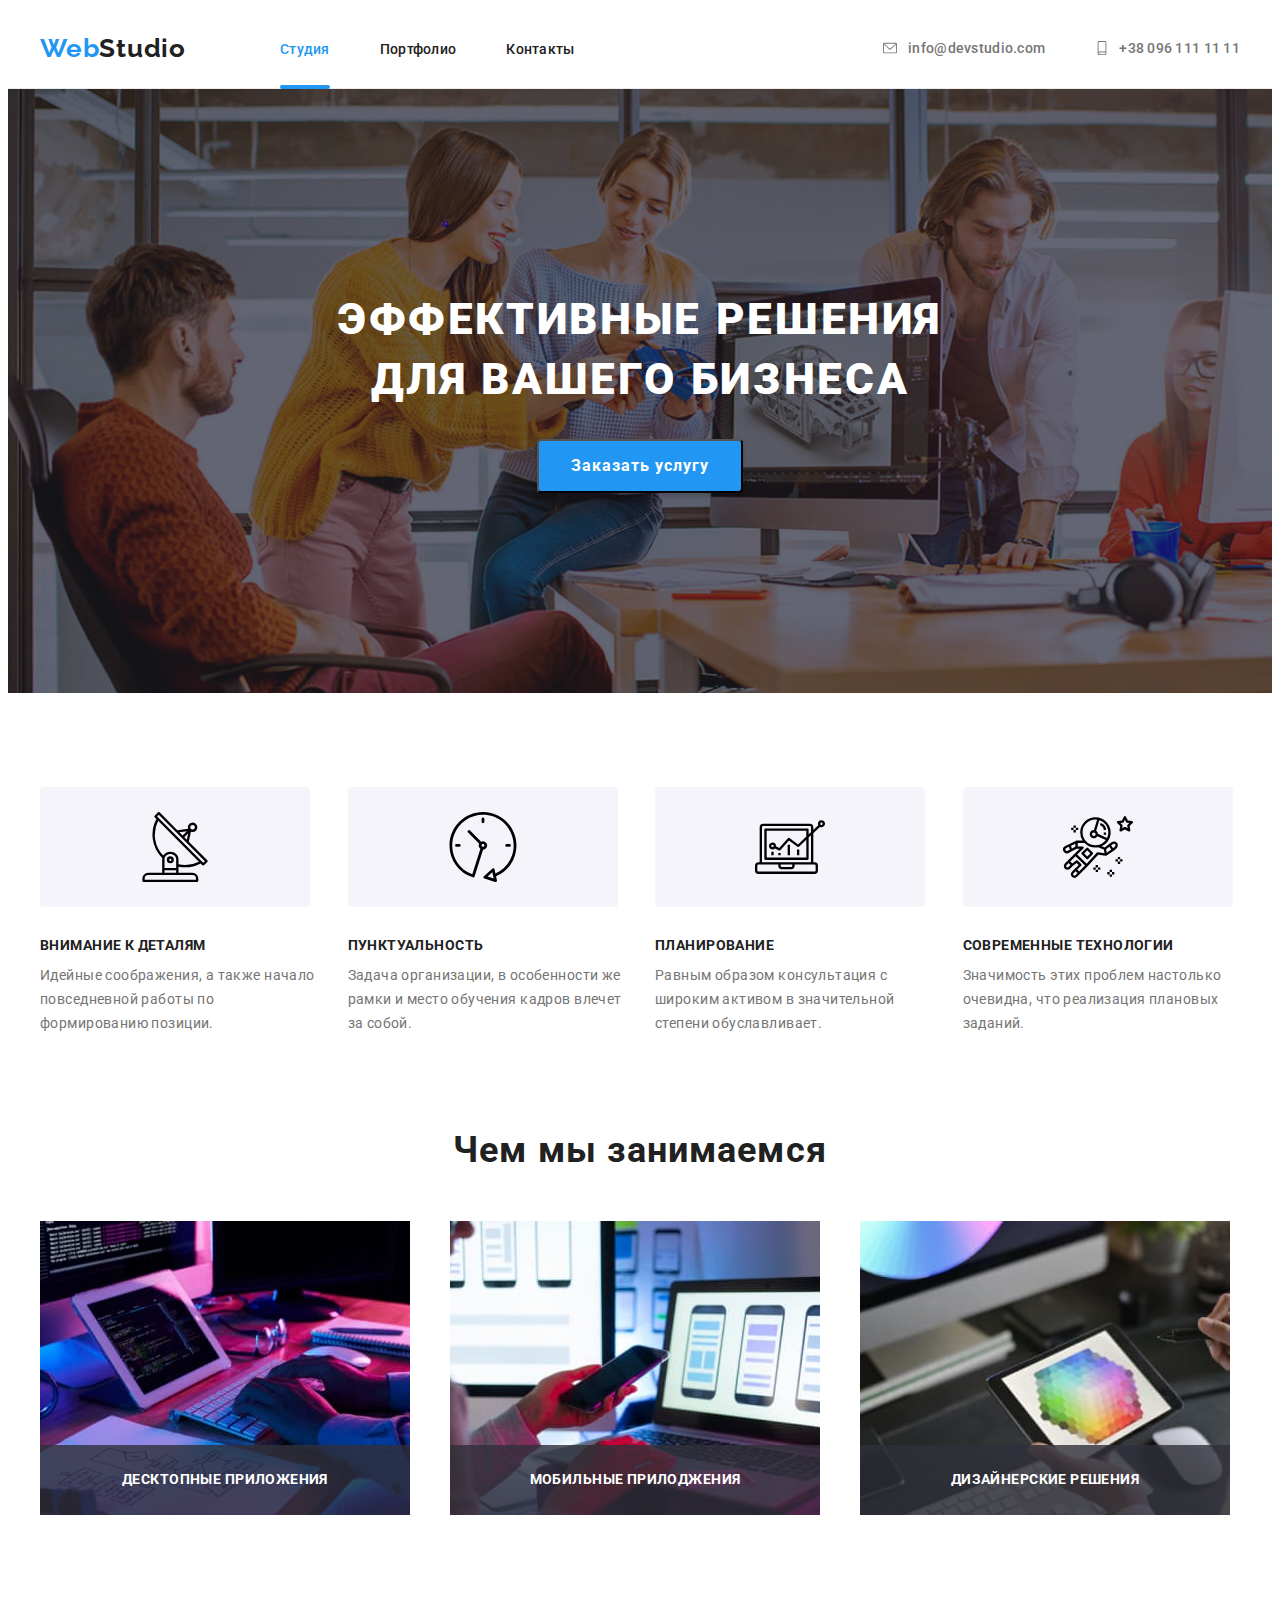
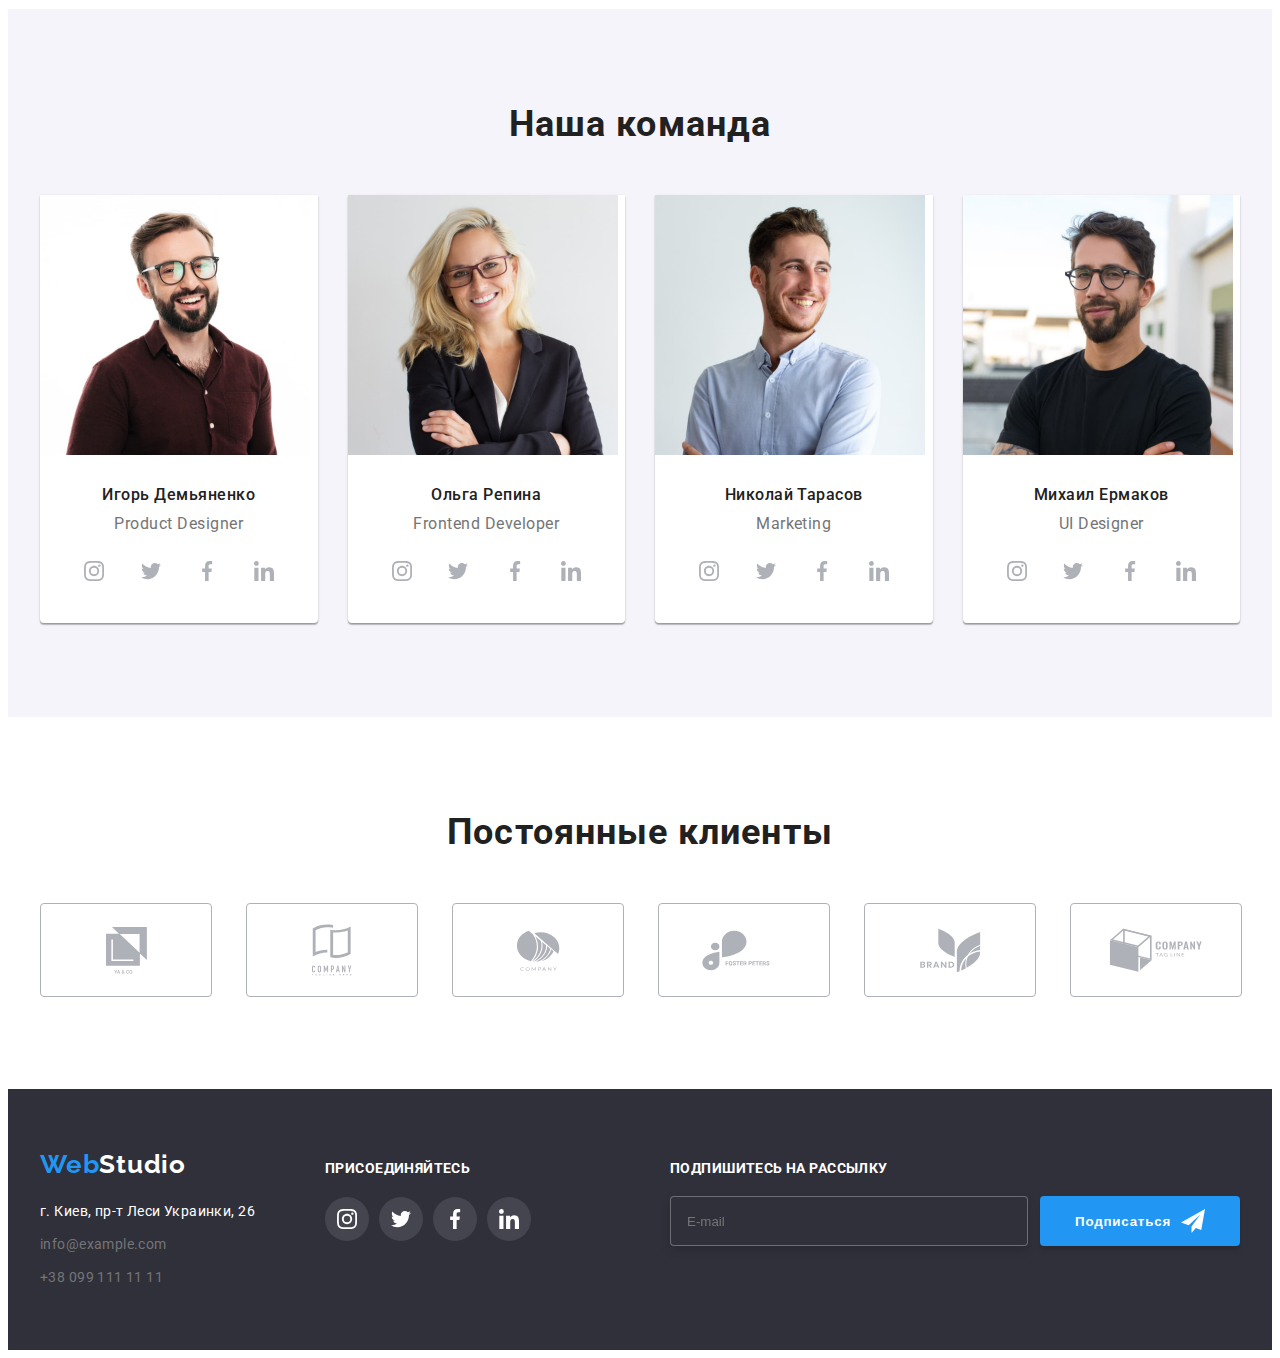
<file: index.html>
<!DOCTYPE html>
<html lang="ru">

<head>
    <meta charset="UTF-8">
    <meta http-equiv="X-UA-Compatible" content="IE=edge">
    <meta name="viewport" content="width=device-width, initial-scale=1.0">
    <title>WebStudio</title>
    <link rel="preconnect" href="https://fonts.gstatic.com">
    <link
        href="https://fonts.googleapis.com/css2?family=Raleway:wght@700&family=Roboto:wght@400;500;700;900&display=swap"
        rel="stylesheet">
    <link rel="stylesheet" href="https://cdnjs.cloudflare.com/ajax/libs/modern-normalize/1.1.0/modern-normalize.min.css"
        integrity="sha512-wpPYUAdjBVSE4KJnH1VR1HeZfpl1ub8YT/NKx4PuQ5NmX2tKuGu6U/JRp5y+Y8XG2tV+wKQpNHVUX03MfMFn9Q=="
        crossorigin="anonymous" referrerpolicy="no-referrer" />
    <link rel="stylesheet" href="./css/main.min.css">
</head>

<body>
    <header class="header">
        <div class="header__container container-menu">
            <nav class="nav">
                <a class="logo link" href="./index.html"><span class="logo-style">Web</span>Studio</a>
                <ul class="menu list">
                    <li class="menu__item">
                        <a class="menu__link current link" href="./index.html">Студия</a>
                    </li>
                    <li class="menu__item">
                        <a class="menu__link link" href="./portfolio.html">Портфолио</a>
                    </li>
                    <li class="menu__item">
                        <a class="menu__link link" href="">Контакты</a>
                    </li>
                </ul>
            </nav>
            <ul class="contacts list">
                <li class="contacts__item list">
                    <a class="contacts__link link contacts-email-item" href="mailto:info@devstudio.com">
                        <svg class="svg-logo" width="16" height="14">
                            <use href="./images/sprite.svg#icon-envelope"></use>
                        </svg>
                        info@devstudio.com</a>
                </li>
                <li class="contacts__item list">
                    <a class="contacts__link link" href="tel:+380961111111">
                        <svg class="svg-logo" width="14" height="16">
                            <use href="./images/sprite.svg#icon-smartphone"></use>
                        </svg>
                        +38 096 111 11 11</a>
                </li>
            </ul>
        </div>
    </header>
    <main>
        <!-- main banner part -->
        <section class="hero">
            <div class="header__container">
                <h1 class="hero-title" lang="ru">Эффективные решения для вашего бизнеса</h1>
                <button class="modal-btn" type="button" data-modal-open>Заказать услугу</button>
            </div>
        </section>
        <!-- advantages part -->
        <section class="advantages section">
            <div class="header__container">
                <h2 class="visually-hidden">Преимущества</h2>
                <ul class="advantages__list list">
                    <li class="advantages__items">
                        <div class="advantages__tool">
                            <svg width="70" height="70">
                                <use href="./images/sprite.svg#icon-antenna"></use>
                            </svg>
                        </div>
                        <h3 class="advantages__title" lang="ru">Внимание к деталям</h3>
                        <p class="advantages__description" lang="ru">Идейные соображения, а также начало
                            повседневной работы по формированию позиции.</p>
                    </li>
                    <li class="advantages__items">
                        <div class="advantages__tool">
                            <svg width="70" height="70">
                                <use href="./images/sprite.svg#icon-clock"></use>
                            </svg>
                        </div>
                        <h3 class="advantages__title" lang="ru">Пунктуальность</h3>
                        <p class="advantages__description" lang="ru">Задача организации, в особенности же
                            рамки и место обучения кадров влечет за собой.</p>
                    </li>
                    <li class="advantages__items">
                        <div class="advantages__tool">
                            <svg width="70" height="70">
                                <use href="./images/sprite.svg#icon-diagram"></use>
                            </svg>
                        </div>
                        <h3 class="advantages__title" lang="ru">Планирование</h3>
                        <p class="advantages__description" lang="ru">Равным образом консультация с широким
                            активом в значительной степени обуславливает.</p>
                    </li>
                    <li class="advantages__items">
                        <div class="advantages__tool">
                            <svg width="70" height="70">
                                <use href="./images/sprite.svg#icon-astronaut"></use>
                            </svg>
                        </div>
                        <h3 class="advantages__title" lang="ru">Современные технологии</h3>
                        <p class="advantages__description" lang="ru">Значимость этих проблем настолько
                            очевидна, что реализация плановых заданий.</p>
                    </li>
                </ul>
            </div>
        </section>
        <!-- what we do part -->
        <section class="activities section-second">
            <div class="header__container">
                <h2 class="title" lang="ru">Чем мы занимаемся</h2>
                <ul class="activities__list list">
                    <li class="activities__items">
                        <img src="./images/img.jpg" alt="Набор кода" width="370" height="294">
                        <div class="activities_tool">
                            <p class="activities_description" lang="ru">Десктопные приложения</p>
                        </div>
                    </li>
                    <li class="activities__items">
                        <img src="./images/img-1.jpg" alt="Разработка мобильного приложения" width="370" height="294">
                        <div class="activities_tool">
                            <p class="activities_description" lang="ru">Мобильные прилоджения</p>
                        </div>
                    </li>
                    <li class="activities__items">
                        <img src="./images/img-2.jpg" alt="Дизайнерские решения" width="370" height="294">
                        <div class="activities_tool">
                            <p class="activities_description" lang="ru">Дизайнерские решения</p>
                        </div>
                    </li>
                </ul>
            </div>
        </section>
        <!-- team part -->
        <section class="team section">
            <div class="header__container">
                <h2 class="title" lang="ru">Наша команда</h2>
                <ul class="team__list list">
                    <li class="team__items">
                        <img class="images" src="./images/img-team.jpg" alt="Игорь Демьяненко" width="270" height="260">
                        <div class="team__box">
                            <h3 class="team__title" lang="ru">Игорь Демьяненко</h3>
                            <p class="team__description" lang="en">Product Designer</p>
                            <ul class="social__list list">
                                <li class="social__item">
                                    <a href="" class="social__link">
                                        <svg class="social__icon">
                                            <use href="./images/sprite.svg#icon-instagram"></use>
                                        </svg>
                                    </a>
                                </li>
                                <li class="social__item">
                                    <a href="" class="social__link">
                                        <svg class="social__icon">
                                            <use href="./images/sprite.svg#icon-twitter"></use>
                                        </svg>
                                    </a>
                                </li>
                                <li class="social__item">
                                    <a href="" class="social__link">
                                        <svg class="social__icon">
                                            <use href="./images/sprite.svg#icon-facebook"></use>
                                        </svg>
                                    </a>
                                </li>
                                <li class="social__item">
                                    <a href="" class="social__link">
                                        <svg class="social__icon">
                                            <use href="./images/sprite.svg#icon-linkedin"></use>
                                        </svg>
                                    </a>
                                </li>
                            </ul>
                        </div>
                    </li>
                    <li class="team__items">
                        <img class="images" src="./images/img-team1.jpg" alt="Ольга Репина" width="270" height="260">
                        <div class="team__box">
                            <h3 class="team__title" lang="ru">Ольга Репина</h3>
                            <p class="team__description" lang="en">Frontend Developer</p>
                            <ul class="social__list list">
                                <li class="social__item">
                                    <a href="" class="social__link">
                                        <svg class="social__icon">
                                            <use href="./images/sprite.svg#icon-instagram"></use>
                                        </svg>
                                    </a>
                                </li>
                                <li class="social__item">
                                    <a href="" class="social__link">
                                        <svg class="social__icon">
                                            <use href="./images/sprite.svg#icon-twitter"></use>
                                        </svg>
                                    </a>
                                </li>
                                <li class="social__item">
                                    <a href="" class="social__link">
                                        <svg class="social__icon">
                                            <use href="./images/sprite.svg#icon-facebook"></use>
                                        </svg>
                                    </a>
                                </li>
                                <li class="social__item">
                                    <a href="" class="social__link">
                                        <svg class="social__icon">
                                            <use href="./images/sprite.svg#icon-linkedin"></use>
                                        </svg>
                                    </a>
                                </li>
                            </ul>
                        </div>
                    </li>
                    <li class="team__items">
                        <img class="images" src="./images/img-team2.jpg" alt="Николай Тарасов" width="270" height="260">
                        <div class="team__box">
                            <h3 class="team__title" lang="ru">Николай Тарасов</h3>
                            <p class="team__description" lang="en">Marketing</p>
                            <ul class="social__list list">
                                <li class="social__item">
                                    <a href="" class="social__link">
                                        <svg class="social__icon">
                                            <use href="./images/sprite.svg#icon-instagram"></use>
                                        </svg>
                                    </a>
                                </li>
                                <li class="social__item">
                                    <a href="" class="social__link">
                                        <svg class="social__icon">
                                            <use href="./images/sprite.svg#icon-twitter"></use>
                                        </svg>
                                    </a>
                                </li>
                                <li class="social__item">
                                    <a href="" class="social__link">
                                        <svg class="social__icon">
                                            <use href="./images/sprite.svg#icon-facebook"></use>
                                        </svg>
                                    </a>
                                </li>
                                <li class="social__item">
                                    <a href="" class="social__link">
                                        <svg class="social__icon">
                                            <use href="./images/sprite.svg#icon-linkedin"></use>
                                        </svg>
                                    </a>
                                </li>
                            </ul>
                        </div>
                    </li>
                    <li class="team__items">
                        <img class="images" src="./images/img-team3.jpg" alt="Михаил Ермаков" width="270" height="260">
                        <div class="team__box">
                            <h3 class="team__title" lang="ru">Михаил Ермаков</h3>
                            <p class="team__description" lang="en">UI Designer</p>
                            <ul class="social__list list">
                                <li class="social__item">
                                    <a href="" class="social__link">
                                        <svg class="social__icon">
                                            <use href="./images/sprite.svg#icon-instagram"></use>
                                        </svg>
                                    </a>
                                </li>
                                <li class="social__item">
                                    <a href="" class="social__link">
                                        <svg class="social__icon">
                                            <use href="./images/sprite.svg#icon-twitter"></use>
                                        </svg>
                                    </a>
                                </li>
                                <li class="social__item">
                                    <a href="" class="social__link">
                                        <svg class="social__icon">
                                            <use href="./images/sprite.svg#icon-facebook"></use>
                                        </svg>
                                    </a>
                                </li>
                                <li class="social__item">
                                    <a href="" class="social__link">
                                        <svg class="social__icon">
                                            <use href="./images/sprite.svg#icon-linkedin"></use>
                                        </svg>
                                    </a>
                                </li>
                            </ul>
                        </div>
                    </li>
                </ul>
            </div>
        </section>
        <!-- clients -->
        <section class="section">
            <div class="header__container clients-container">
                <h2 class="title" lang="ru">Постоянные клиенты</h2>
                <ul class="list clients-menu">
                    <li class="clients-list">
                        <a class="client-link" href="">
                            <svg class="icon-color" width="41" height="47">
                                <use href="./images/sprite.svg#icon-clientone"></use>
                            </svg>
                        </a>
                    </li>
                    <li class="clients-list">
                        <a class="client-link" href="">
                            <svg class="icon-color" width="40" height="52">
                                <use href="./images/sprite.svg#icon-clienttwo"></use>
                            </svg>
                        </a>
                    </li>
                    <li class="clients-list">
                        <a class="client-link" href="">
                            <svg class="icon-color" width="44" height="41">
                                <use href="./images/sprite.svg#icon-clientthree"></use>
                            </svg>
                        </a>
                    </li>
                    <li class="clients-list">
                        <a class="client-link" href="">
                            <svg class="icon-color" width="84" height="41">
                                <use href="./images/sprite.svg#icon-clientfour"></use>
                            </svg>
                        </a>
                    </li>
                    <li class="clients-list">
                        <a class="client-link" href="">
                            <svg class="icon-color" width="63" height="45">
                                <use href="./images/sprite.svg#icon-clientfive"></use>
                            </svg>
                        </a>
                    </li>
                    <li class="clients-list">
                        <a class="client-link" href="">
                            <svg class="icon-color" width="94" height="44">
                                <use href="./images/sprite.svg#icon-clientsix"></use>
                            </svg>
                        </a>
                    </li>
                </ul>
            </div>
        </section>
    </main>
    <!-- footer part -->
    <footer class="footer">
        <div class="header__container footer-main">
                <div class="footer-main-left">
                    <a class="logo-footer link" href="./index.html"><span class="logo-style">Web</span>Studio</a>
                    <address class="address-main">
                        <ul class="address-list list">
                            <li class="address-list-items">
                                <a class="address-list-link link" href="https://goo.gl/maps/B2FMyrD68VtrkMTw5"
                                    target="_blank" rel="noopener noreferrer">г. Киев, пр-т Леси Украинки, 26</a>
                            </li>
                            <li class="address-list-items">
                                <a class="address-list-link-second link"
                                    href="mailto:info@example.com">info@example.com</a>
                            </li>
                            <li class="address-list-items">
                                <a class="address-list-link-second link" href="tel:+380991111111">+38 099 111 11 11</a>
                            </li>
                        </ul>
                    </address>
                </div>
                <div class="footer-main-right">
                    <p class="footer-subscribe">присоединяйтесь</p>
                    <ul class="list socialfooter-list">
                        <li class="socialfooter-list-item">
                            <a class="socialfooter-list-link" href="">
                                <svg class="socialfooter-list-icon">
                                    <use href="./images/sprite.svg#icon-instagram"></use>
                                </svg>
                            </a>
                        </li>
                        <li class="socialfooter-list-item">
                            <a class="socialfooter-list-link" href="">
                                <svg class="socialfooter-list-icon">
                                    <use href="./images/sprite.svg#icon-twitter"></use>
                                </svg>
                            </a>
                        </li>
                        <li class="socialfooter-list-item">
                            <a class="socialfooter-list-link" href="">
                                <svg class="socialfooter-list-icon">
                                    <use href="./images/sprite.svg#icon-facebook"></use>
                                </svg>
                            </a>
                        </li>
                        <li class="socialfooter-list-item">
                            <a class="socialfooter-list-link" href="">
                                <svg class="socialfooter-list-icon">
                                    <use href="./images/sprite.svg#icon-linkedin"></use>
                                </svg>
                            </a>
                        </li>
                    </ul>
                </div>
                <form class="footer-form">
                    <p class="footer-form-title">Подпишитесь на рассылку</p>
                    <div class="footer-form-holder">
                        <input type="email" class="footer-form-input" name="footer-email" placeholder="E-mail">
                        <button type="submit" class="footer-form-btn">Подписаться
                            <svg class="footer-form-icon">
                                <use href="./images/icons.svg#icon-icon-send"></use>
                            </svg>
                        </button>
                    </div>
                </form>
        </div>
    </footer>

    <div class="backdrop is-hidden" data-modal>
        <div class="modal">
            <button type="button" class="close-btn" data-modal-close>
                <svg class="close-btn-icon" width="30" height="30">
                    <use href="./images/sprite.svg#icon-close-blank"></use>
                </svg>
            </button>
            <form action="#" class="modal-form">
                <p class="modal-form-head">Оставьте свои данные, мы вам перезвоним</p>
                <label class="modal-form-field">
                    Имя
                    <span class="modal-form-input-wrapper">
                        <input type="text" class="modal-form-input" name="user-name" title="Имя должно содержать символы кирилицы или латиницы" pattern="[a-zA-Zа-яёА-ЯЁ]+" minlength="2" required>
                        <svg class="modal-form-icon">
                            <use href="./images/icons.svg#icon-person-black-18dp-1"></use>
                        </svg>
                    </span>
                </label>
                <label class="modal-form-field">
                    Телефон
                    <span class="modal-form-input-wrapper">
                        <input type="tel" class="modal-form-input" name="user-tel" pattern="[0-9]{3}-[0-9]{3}-[0-9]{2}-[0-9]{2}" title="096-000-00-00" required>
                        <svg class="modal-form-icon">
                            <use href="./images/icons.svg#icon-phone-black-18dp-1"></use>
                        </svg>
                    </span>
                </label>
                <label class="modal-form-field">
                    Почта
                    <span class="modal-form-input-wrapper">
                        <input type="email" class="modal-form-input" name="user-email" required>
                        <svg class="modal-form-icon">
                            <use href="./images/icons.svg#icon-email-black-18dp-1"></use>
                        </svg>
                    </span>
                </label>
                <label class="modal-form-field">
                    Комментарий
                    <textarea name="user-message" class="modal-form-message" placeholder="Введите текст"></textarea>
                </label>
                <input type="checkbox" class="modal-form-checkbox visually-hidden" id="accept-policy">
                <label for="accept-policy" class="modal-form-checkbox-label"> Соглашаюсь с рассылкой и принимаю  <a href="#" class="modal-form-label-link">Условия договора</a></label>
                <button type="submit" class="modal-form-btn">Отправить</button>
                
            </form>
        </div>
    </div>
    
    <script src="./js/modal.js"></script>
</body>

</html>
</file>
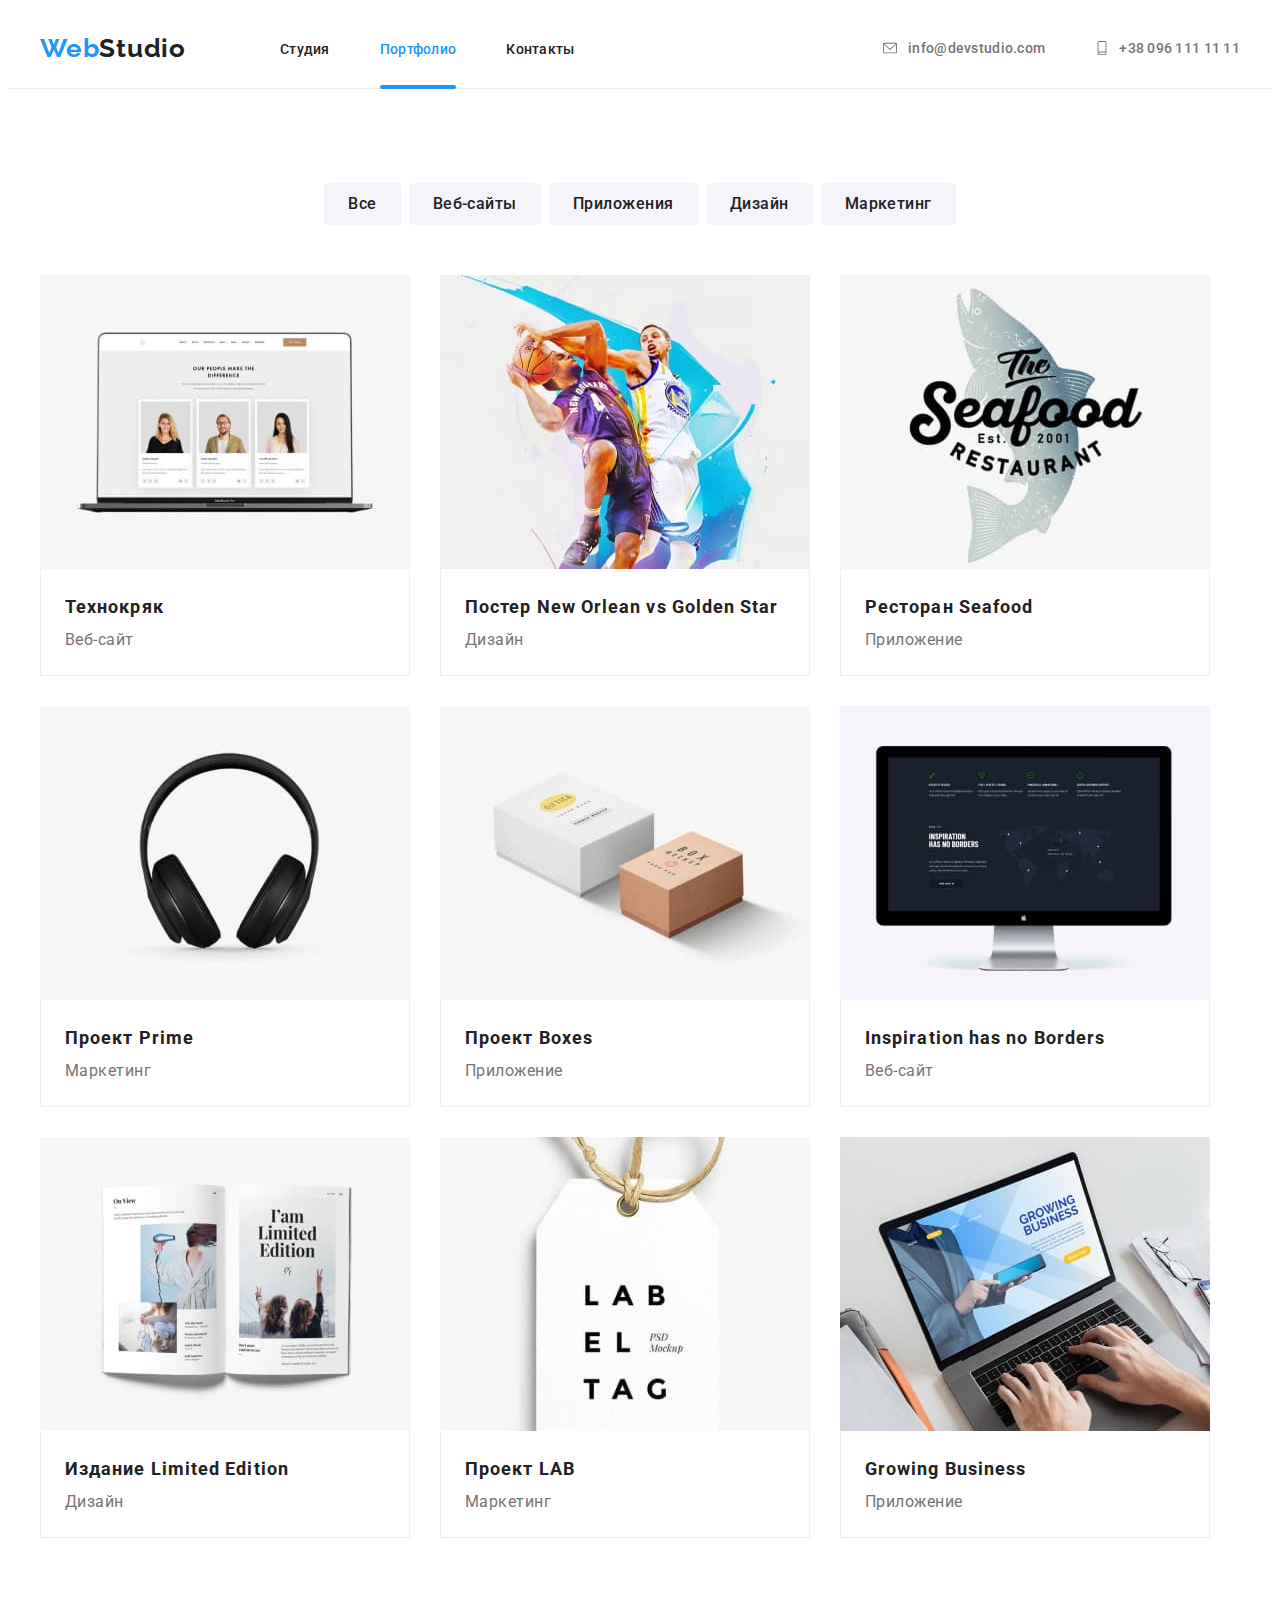
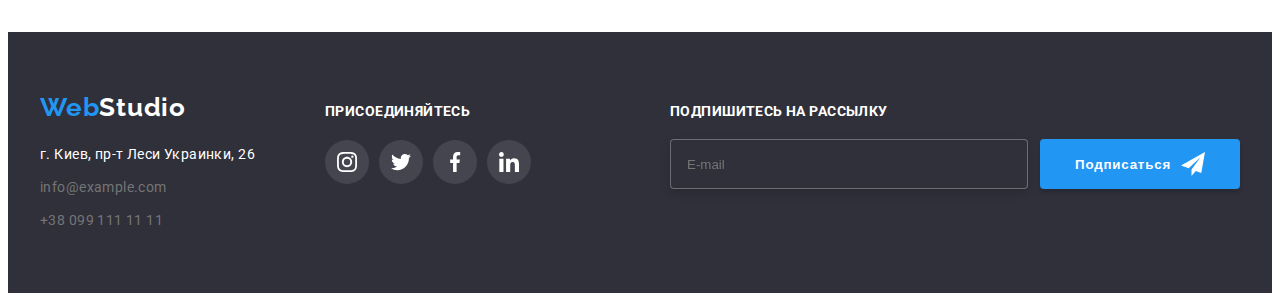
<file: portfolio.html>
<!DOCTYPE html>
<html lang="ru">

<head>
    <meta charset="UTF-8">
    <meta http-equiv="X-UA-Compatible" content="IE=edge">
    <meta name="viewport" content="width=device-width, initial-scale=1.0">
    <title>WebStudio</title>
    <link rel="preconnect" href="https://fonts.gstatic.com">
    <link
        href="https://fonts.googleapis.com/css2?family=Raleway:wght@700&family=Roboto:wght@400;500;700;900&display=swap"
        rel="stylesheet">
    <link rel="stylesheet" href="https://cdnjs.cloudflare.com/ajax/libs/modern-normalize/1.1.0/modern-normalize.min.css"
        integrity="sha512-wpPYUAdjBVSE4KJnH1VR1HeZfpl1ub8YT/NKx4PuQ5NmX2tKuGu6U/JRp5y+Y8XG2tV+wKQpNHVUX03MfMFn9Q=="
        crossorigin="anonymous" referrerpolicy="no-referrer" />
    <link rel="stylesheet" href="./css/main.min.css">
</head>

<body>
    <!-- header part -->
    <header class="header">
        <div class="header__container container-menu">
            <nav class="nav">
                <a class="logo link" href="./index.html"><span class="logo-style">Web</span>Studio</a>
                <ul class="menu list">
                    <li class="menu__item">
                        <a class="menu__link link" href="./index.html">Студия</a>
                    </li>
                    <li class="menu__item">
                        <a class="menu__link current link" href="./portfolio.html">Портфолио</a>
                    </li>
                    <li class="menu__item">
                        <a class="menu__link link" href="">Контакты</a>
                    </li>
                </ul>
            </nav>
            <ul class="contacts list">
                <li class="contacts__item">
                    <a class="contacts__link link contacts-email-item" href="mailto:info@devstudio.com">
                        <svg class="svg-logo" width="16" height="14">
                            <use href="./images/sprite.svg#icon-envelope"></use>
                        </svg>
                        info@devstudio.com</a>
                </li>
                <li class="contacts__item">
                    <a class="contacts__link link" href="tel:+380961111111">
                        <svg class="svg-logo" width="14" height="16">
                            <use href="./images/sprite.svg#icon-smartphone"></use>
                        </svg>
                        +38 096 111 11 11</a>
                </li>
            </ul>
        </div>
    </header>

    <main>
        <!-- main part -->
        <section class="main-section section">
            <div class="main-modal header__container">
                <h2 hidden>Портфолио</h2>
                <!-- buttons -->
                <ul class="filter__list list">
                    <li class="filter__item">
                        <button class="filter__btn" type="button">Все</button>
                    </li>
                    <li class="filter__item">
                        <button class="filter__btn" type="button">Веб-сайты</button>
                    </li>
                    <li class="filter__item">
                        <button class="filter__btn" type="button">Приложения</button>
                    </li>
                    <li class="filter__item">
                        <button class="filter__btn" type="button">Дизайн</button>
                    </li>
                    <li class="filter__item">
                        <button class="filter__btn" type="button">Маркетинг</button>
                    </li>
                </ul>
                <!-- galery -->
                <ul class="projects list">
                    <li class="projects__item">
                        <a class="projects__tool link" href="">
                            <div class="projects__img">
                                <img src="./images/img-portfolio.jpg" alt="технокряк" width="370px" height="294px">
                                <p class="projects__overlay">Технокряк это современная площадка распространения коронавируса. Компании используют эту платформу для цифрового
                                шпионажа и атак на защищённые сервера конкурентов.</p>
                            </div>
                            <div class="projects__box">
                                <h3 class="projects__title">Технокряк</h3>
                                <p class="projects__description">Веб-сайт</p>
                            </div>
                        </a>
                    </li>
                    <li class="projects__item">
                        <a  class="projects__tool link" href="">
                            <div class="projects__img">
                                <img src="./images/img-portfolio-1.jpg" alt="Постер New Orlean vs Golden Star" width="370px"
                                    height="294px">
                                <p class="projects__overlay">Технокряк это современная площадка распространения коронавируса. Компании используют эту платформу
                                    для цифрового
                                    шпионажа и атак на защищённые сервера конкурентов.</p>
                            </div>
                            <div class="projects__box">
                                <h3 class="projects__title">Постер New Orlean vs Golden Star</h3>
                                <p class="projects__description">Дизайн</p>
                            </div>
                        </a>
                    </li>
                    <li class="projects__item">
                        <a class="projects__tool link" href="">
                            <div class="projects__img">
                                <img src="./images/img-portfolio-2.jpg" alt="Ресторан Seafood" width="370px"
                                height="294px">
                                <p class="projects__overlay">Технокряк это современная площадка распространения коронавируса. Компании используют эту платформу
                                    для цифрового
                                    шпионажа и атак на защищённые сервера конкурентов.</p>
                            </div>
                            <div class="projects__box">
                                <h3 class="projects__title">Ресторан Seafood</h3>
                                <p class="projects__description">Приложение</p>
                            </div>
                        </a>
                    </li>
                    <li class="projects__item">
                        <a class="projects__tool link" href="">
                            <div class="projects__img">
                                <img src="./images/img-portfolio-3.jpg" alt="Проект Prime" width="370px" height="294px">
                                <p class="projects__overlay">Технокряк это современная площадка распространения коронавируса. Компании используют эту платформу
                                        для цифрового
                                        шпионажа и атак на защищённые сервера конкурентов.</p>
                            </div>
                            <div class="projects__box">
                                <h3 class="projects__title">Проект Prime</h3>
                                <p class="projects__description">Маркетинг</p>
                            </div>
                        </a>
                    </li>
                    <li class="projects__item">
                        <a class="projects__tool link" href="">
                            <div class="projects__img">
                                <img src="./images/img-portfolio-4.jpg" alt="Проект Boxes" width="370px" height="294px">
                                <p class="projects__overlay">Технокряк это современная площадка распространения коронавируса. Компании используют эту платформу
                                        для цифрового
                                        шпионажа и атак на защищённые сервера конкурентов.</p>
                            </div>
                            <div class="projects__box">
                                <h3 class="projects__title">Проект Boxes</h3>
                                <p class="projects__description">Приложение</p>
                            </div>
                        </a>
                    </li>
                    <li class="projects__item">
                        <a class="projects__tool link" href="">
                            <div class="projects__img">
                                <img src="./images/img-portfolio-5.jpg" alt="Inspiration has no Borders" width="370px" height="294px">
                                <p class="projects__overlay">Технокряк это современная площадка распространения коронавируса. Компании используют эту платформу
                                            для цифрового
                                        шпионажа и атак на защищённые сервера конкурентов.</p>
                            </div>
                            <div class="projects__box">
                                <h3 class="projects__title">Inspiration has no Borders</h3>
                                <p class="projects__description">Веб-сайт</p>
                            </div>
                        </a>
                    </li>
                    <li class="projects__item">
                        <a class="projects__tool link" href="">
                            <div class="projects__img">
                                <img src="./images/img-portfolio-6.jpg" alt="Издание Limited Edition" width="370px"
                                height="294px">
                                <p class="projects__overlay">Технокряк это современная площадка распространения коронавируса. Компании используют эту платформу
                                    для цифрового
                                    шпионажа и атак на защищённые сервера конкурентов.</p>
                            </div>
                            <div class="projects__box">
                                <h3 class="projects__title">Издание Limited Edition</h3>
                                <p class="projects__description">Дизайн</p>
                            </div>
                        </a>
                    </li>
                    <li class="projects__item">
                        <a class="projects__tool link" href="">
                            <div class="projects__img">
                                <img src="./images/img-portfolio-7.jpg" alt="Проект LAB" width="370px" height="294px">
                                <p class="projects__overlay">Технокряк это современная площадка распространения коронавируса. Компании используют эту платформу
                                        для цифрового
                                        шпионажа и атак на защищённые сервера конкурентов.</p>
                            </div>
                            <div class="projects__box">
                                <h3 class="projects__title">Проект LAB</h3>
                                <p class="projects__description">Маркетинг</p>
                            </div>
                        </a>
                    </li>
                    <li class="projects__item">
                        <a class="projects__tool link" href="">
                            <div class="projects__img">
                                <img src="./images/img-portfolio-8.jpg" alt="Growing Business" width="370px"
                                height="294px">
                                <p class="projects__overlay">Технокряк это современная площадка распространения коронавируса. Компании используют эту платформу
                                    для цифрового
                                    шпионажа и атак на защищённые сервера конкурентов.</p>
                            </div>
                            <div class="projects__box">
                                <h3 class="projects__title">Growing Business</h3>
                                <p class="projects__description">Приложение</p>
                            </div>
                        </a>
                    </li>
                </ul>
            </div>
        </section>
    </main>

    <!-- footer part -->
    <footer class="footer">
        <div class="header__container footer-main">
            <div class="footer-main-left">
                <a class="logo-footer link" href="./index.html"><span class="logo-style">Web</span>Studio</a>
                <address class="address-main">
                    <ul class="address-list list">
                        <li class="address-list-items">
                            <a class="address-list-link link" href="https://goo.gl/maps/B2FMyrD68VtrkMTw5" target="_blank"
                                rel="noopener noreferrer">г. Киев, пр-т Леси Украинки, 26</a>
                        </li>
                        <li class="address-list-items">
                            <a class="address-list-link-second link" href="mailto:info@example.com">info@example.com</a>
                        </li>
                        <li class="address-list-items">
                            <a class="address-list-link-second link" href="tel:+380991111111">+38 099 111 11 11</a>
                        </li>
                    </ul>
                </address>
            </div>
            <div class="footer-main-right">
                <p class="footer-subscribe">присоединяйтесь</p>
                <ul class="list socialfooter-list">
                    <li class="socialfooter-list-item">
                        <a class="socialfooter-list-link" href="">
                            <svg class="socialfooter-list-icon">
                                <use href="./images/sprite.svg#icon-instagram"></use>
                            </svg>
                        </a>
                    </li>
                    <li class="socialfooter-list-item">
                        <a class="socialfooter-list-link" href="">
                            <svg class="socialfooter-list-icon">
                                <use href="./images/sprite.svg#icon-twitter"></use>
                            </svg>
                        </a>
                    </li>
                    <li class="socialfooter-list-item">
                        <a class="socialfooter-list-link" href="">
                            <svg class="socialfooter-list-icon">
                                <use href="./images/sprite.svg#icon-facebook"></use>
                            </svg>
                        </a>
                    </li>
                    <li class="socialfooter-list-item">
                        <a class="socialfooter-list-link" href="">
                            <svg class="socialfooter-list-icon">
                                <use href="./images/sprite.svg#icon-linkedin"></use>
                            </svg>
                        </a>
                    </li>
                </ul>
            </div>
            <form class="footer-form">
                <p class="footer-form-title">Подпишитесь на рассылку</p>
                <div class="footer-form-holder">
                    <input type="email" class="footer-form-input" name="footer-email" placeholder="E-mail">
                    <button type="submit" class="footer-form-btn">Подписаться
                        <svg class="footer-form-icon">
                            <use href="./images/icons.svg#icon-icon-send"></use>
                        </svg>
                    </button>
                </div>
            </form>
        </div>
    </footer>

</body>

</html>
</file>
<file: css/main.min.css>
h1,h2,h3,h4,h5,h6,p{margin-top:0;margin-bottom:0}ul,ol{margin-top:0;margin-bottom:0;padding-left:0}img{display:block}.list{list-style:none}.link{text-decoration:none}body{font-family:'Roboto', sans-serif}.section{padding-top:94px;padding-bottom:94px}.section-second{padding-bottom:94px}.title{font-weight:700;font-size:36px;line-height:1.17;text-align:center;letter-spacing:0.03em;color:var(--maincolorblack);margin-bottom:50px}.header__container{width:1200px;margin:0 auto;padding-left:15px;padding-right:15px}.container-menu{display:flex}.modal-btn{font-family:inherit;display:block;margin:0 auto;padding:10px 32px;font-weight:700;font-size:16px;line-height:1.875;letter-spacing:0.06em;color:var(--maincolorwhite);background:var(--maincoloreff);box-shadow:0px 4px 4px rgba(0,0,0,0.15);border-radius:4px;cursor:pointer;transition:box-shadow 250ms var(--trainsition-timing-function)}.footer-form{margin-left:auto}.footer-form-title{font-weight:bold;font-size:14px;line-height:16px;letter-spacing:0.03em;text-transform:uppercase;color:var(--maincolorwhite);margin-bottom:20px}.footer-form-input{width:358px;height:50px;border:1px solid rgba(255,255,255,0.3);box-sizing:border-box;filter:drop-shadow(0px 4px 4px rgba(0,0,0,0.15));border-radius:4px;background-color:var(--maincolorherofooter);padding-left:16px;color:var(--maincolorwhite)}.footer-form-btn{display:flex;width:200px;height:50px;background:var(--maincoloreff);box-shadow:0px 4px 4px rgba(0,0,0,0.15);border-radius:4px;border:transparent;align-items:center;text-align:center;justify-content:center;letter-spacing:0.06em;font-weight:bold;color:var(--maincolorwhite);cursor:pointer;margin-left:12px}.footer-form-icon{width:24px;height:24px;margin-left:10px;fill:var(--maincolorwhite)}.footer-form-holder{display:flex;justify-content:space-between}.modal-form{display:flex;flex-direction:column}.modal-form-head{font-weight:700;font-size:20px;line-height:1.15;text-align:center;letter-spacing:0.03em;color:var(--maincolorblack);margin-bottom:12px}.modal-form-input{width:100%;height:40px;border:1px solid rgba(33,33,33,0.2);border-radius:4px;padding-left:42px;transition:border-color 250ms var(--trainsition-timing-function)}.modal-form-input:focus{outline:none;border-color:var(--maincoloreff)}.modal-form-input:focus:focus+.modal-form-icon{fill:var(--maincoloreff)}.modal-form-input-wrapper{position:relative;display:block;margin-top:4px}.modal-form-field{font-weight:400;font-size:12px;line-height:14px;letter-spacing:0.01em;color:var(--maincolorsilver);margin-bottom:10px}.modal-form-icon{position:absolute;display:block;top:50%;left:12px;transform:translateY(-50%);width:18px;height:18px;fill:var(--maincolorblack);transition:fill 250ms var(--trainsition-timing-function)}.modal-form-message{width:100%;height:120px;margin-top:4px;border:1px solid rgba(33,33,33,0.2);border-radius:4px;padding:12px 16px;resize:none}.modal-form-message:focus{outline:none;border-color:var(--maincoloreff);transition:border-color 250ms var(--trainsition-timing-function)}.modal-form-message:focus::placeholder{color:rgba(117,117,117,0.5);font-weight:400;font-size:14px;line-height:1.14}.modal-form-checkbox:checked+.modal-form-checkbox-label::before{background-image:url(..//images/iconcheck.svg);background-color:var(--maincoloreff);background-position:center;background-repeat:no-repeat;background-origin:padding-box;border:none}.modal-form-checkbox:checked+.modal-form-checkbox-label::before:focus+.modal-form-checkbox:checked+.modal-form-checkbox-label::before::before{border-color:var(--maincoloreff)}.modal-form-checkbox:checked+.modal-form-checkbox-label::before:focus+.modal-form-checkbox:checked+.modal-form-checkbox-label::before::before::before{display:block;content:'';width:16px;height:15px;border:2px solid #303030;cursor:pointer;margin-right:8px}.modal-form-checkbox-label{display:flex;font-weight:normal;font-size:14px;line-height:24px;letter-spacing:0.03em;color:#757575;align-items:center;margin-bottom:30px}.modal-form-label-link{color:var(--maincoloreff);text-decoration:underline;margin-left:8px}.modal-form-btn{width:200px;height:50px;margin-left:auto;margin-right:auto;font-weight:bold;font-size:16px;line-height:30px;color:var(--maincolorwhite);letter-spacing:0.06em;border:transparent;background:var(--maincoloreff);box-shadow:0px 4px 4px rgba(0,0,0,0.15);border-radius:4px;cursor:pointer}.modal-form-btn:hover,.modal-form-btn:focus{background:#188ce8;transition:background 250ms var(--trainsition-timing-function)}.social__list{display:flex;justify-content:space-between}.social__icon{width:20px;height:20px}.social__link{display:flex;align-items:center;justify-content:center;width:44px;height:44px;border-radius:50%;background-color:transparent;fill:var(--clientsbordercolor);transition:background-color 250ms var(--trainsition-timing-function),fill 250ms var(--trainsition-timing-function)}.social__link:hover,.social__link:focus{background-color:var(--maincoloreff);fill:var(--maincolorwhite)}.socialfooter-list{display:flex}.socialfooter-list-item:not(:last-child){margin-right:10px}.socialfooter-list-icon{width:20px;height:20px;fill:var(--maincolorwhite);cursor:pointer}.socialfooter-list-link{display:flex;align-items:center;justify-content:center;width:44px;height:44px;border-radius:50%;background-color:var(--socialfootercolor);transition:background-color 250ms var(--trainsition-timing-function),fill 250ms var(--trainsition-timing-function)}.socialfooter-list-link:hover,.socialfooter-list-link:focus{background-color:var(--maincoloreff)}.advantages__title{font-weight:700;font-size:14px;line-height:1.143;letter-spacing:0.03em;text-transform:uppercase;color:var(--maincolorblack);margin-bottom:10px}.advantages__description{font-weight:400;font-size:14px;line-height:24px;letter-spacing:0.03em;color:var(--maincolorsilver)}.advantages__list{display:flex;flex-wrap:wrap;margin-left:-30px;margin-top:-30px}.advantages__items{flex-basis:calc((100% - 120px) / 4);margin-left:30px;margin-top:30px}.advantages__tool{display:flex;justify-content:center;align-items:center;width:270px;height:120px;background:var(--maincolorbtteam);border-radius:4px;margin-bottom:30px}.backdrop{position:fixed;top:0;left:0;width:100vw;height:100vh;background-color:rgba(0,0,0,0.2);opacity:1;visibility:visible;pointer-events:auto;transition:opacity 250ms var(--trainsition-timing-function),visibility 250ms var(--trainsition-timing-function)}.modal{position:absolute;left:50%;top:50%;width:528px;height:581px;background-color:var(--maincolorwhite);transform:translate(-50%, -50%);padding:40px}.is-hidden{opacity:0;visibility:hidden;pointer-events:none}.close-btn-icon{width:11px;fill:var(--maincolorblack)}.close-btn{position:absolute;width:30px;height:30px;top:8px;right:8px;border-radius:50%;border:1px solid rgba(0,0,0,0.1);background-color:transparent;cursor:pointer;padding:0}.close-btn:hover .close-btn-icon,.close-btn:focus .close-btn-icon{fill:var(--maincoloreff)}.clients-container{text-align:center}.clients-menu{display:flex;justify-content:space-between}.clients-list{width:170px;height:92px;border-radius:4px;fill:var(--clientsbordercolor);cursor:pointer}.client-link{display:flex;width:100%;height:100%;justify-content:center;align-items:center;border:1px solid var(--clientsbordercolor);border-radius:4px;fill:var(--clientsbordercolor);transition:border-color 250ms var(--trainsition-timing-function),fill 250ms var(--trainsition-timing-function)}.client-link:hover .icon-color,.client-link:focus .icon-color{border-color:var(--maincoloreff);fill:var(--maincoloreff);transition:fill 250ms var(--trainsition-timing-function)}.client-link:hover .icon-color:hover,.client-link:hover .icon-color:focus,.client-link:focus .icon-color:hover,.client-link:focus .icon-color:focus{border-color:var(--maincoloreff)}.footer{background:var(--maincolorherofooter);padding:60px 0}.logo-footer{font-family:'Raleway', sans-serif;font-weight:700;font-size:26px;line-height:1.19;letter-spacing:0.03em;color:var(--maincolorwhite)}.footer .logo-footer{display:block;margin-bottom:20px}.address-main{font-style:normal}.address-list-link{font-weight:400;font-size:14px;line-height:1.71;letter-spacing:0.03em;color:var(--maincolorwhite)}.address-list-link:hover,.address-list-link:focus{color:var(--maincoloreff)}.address-list-items:not(:last-child){display:block;margin-bottom:9px}.address-list-link-second{font-weight:400;font-size:14px;line-height:1.71;letter-spacing:0.03em;color:var(--maincolorsilver)}.address-list-link-second:hover,.address-list-link-second:focus{color:var(--maincoloreff)}.footer-main{display:flex;align-items:baseline}.footer-main-left{margin-right:70px}.footer-subscribe{font-weight:700;font-size:14px;line-height:1.14;letter-spacing:0.03em;text-transform:uppercase;color:var(--maincolorwhite);margin-bottom:20px}.menu__link{font-weight:500;font-size:14px;line-height:1.143;letter-spacing:0.02em;color:var(--maincolorblack);padding-top:32px;padding-bottom:32px;position:relative;transition:color 250ms var(--trainsition-timing-function)}.menu__link:hover,.menu__link:focus{color:var(--maincoloreff)}.menu__link.current{color:var(--maincoloreff)}.menu__item:not(:last-child){margin-right:50px}.current::after{display:block;position:absolute;content:'';width:100%;height:4px;background:var(--maincoloreff);border-radius:2px;left:0;bottom:0}.contacts__link{display:flex;align-items:center;font-weight:500;font-size:14px;line-height:1.143;letter-spacing:0.02em;color:var(--maincolorsilver);padding-top:32px;padding-bottom:32px;transition:color 250ms var(--trainsition-timing-function)}.contacts__link:hover,.contacts__link:focus{color:var(--maincoloreff)}.contacts__item:not(:last-child){margin-right:50px}.contacts__item{display:flex;align-items:center;color:var(--maincolorsilver)}.svg-logo{fill:currentColor;margin-right:10px;transition:fill 250ms var(--trainsition-timing-function)}.contacts__link:hover .svg-logo,.contacts__link:focus .svg-logo{fill:var(--maincoloreff)}.logo{margin-right:94px;font-family:'Raleway', sans-serif;font-weight:700;font-size:26px;line-height:1.192;letter-spacing:0.03em;color:var(--maincolorblack)}.logo-style{color:var(--maincoloreff)}.header{border-bottom:1px solid var(--borderheadercolor)}.nav{display:flex;align-items:center}.menu{display:flex;align-items:center}.contacts{display:flex;align-items:center;margin-left:auto}.hero-title{font-weight:900;font-size:44px;line-height:1.364;text-align:center;letter-spacing:0.06em;text-transform:uppercase;color:var(--maincolorwhite);margin-bottom:40px;width:696px;margin:0 auto;margin-bottom:30px}.hero{background-color:var(--maincolorherofooter);max-width:1600px;padding-top:200px;padding-bottom:200px;text-align:center;background-image:linear-gradient(rgba(47,48,58,0.4), rgba(47,48,58,0.4)),url(../images/bg-main.jpg);background-size:cover}.filter__list{display:flex;justify-content:center;margin-bottom:50px}.filter__item:not(:last-child){margin-right:8px}.filter__btn{font-family:inherit;font-weight:500;font-size:16px;line-height:1.625;letter-spacing:0.03em;color:var(--maincolorblack);background-color:var(--maincolorbtteam);border-radius:4px;border-color:transparent;cursor:pointer;padding:6px 22px;transition:background-color 250ms var(--trainsition-timing-function),color 250ms var(--trainsition-timing-function)}.filter__btn:hover,.filter__btn:focus{color:var(--maincolorwhite);background:var(--maincoloreff);box-shadow:0px 3px 1px rgba(0,0,0,0.1),0px 1px 2px rgba(0,0,0,0.08),0px 2px 2px rgba(0,0,0,0.12);transition:box-shadow 250ms var(--trainsition-timing-function)}.projects__title{font-weight:700;font-size:18px;line-height:2;letter-spacing:0.06em;color:var(--maincolorblack)}.projects__description{font-weight:400;font-size:16px;line-height:1.875;letter-spacing:0.03em;color:var(--maincolorsilver)}.projects{display:flex;flex-wrap:wrap;margin-top:-30px;margin-left:-30px}.projects__item{flex-wrap:wrap;margin-top:30px;margin-left:30px;cursor:pointer}.projects__box{padding-left:24px;padding-right:24px;padding-top:20px;padding-bottom:20px;border:1px solid var(--borderportfoliocolor);border-top:none}.projects__tool{display:block;position:relative;transition:box-shadow 250ms var(--trainsition-timing-function)}.projects__tool:hover,.projects__tool:focus{box-shadow:var(--box-shadow)}.projects__tool:hover:hover .projects__overlay,.projects__tool:hover:focus .projects__overlay,.projects__tool:focus:hover .projects__overlay,.projects__tool:focus:focus .projects__overlay{transform:translateY(0%)}.projects__overlay{position:absolute;top:0;left:0;width:100%;height:100%;background:rgba(33,150,243,0.9);padding:63px 24px;color:var(--maincolorwhite);font-weight:normal;font-size:18px;line-height:1.56;letter-spacing:0.03em;color:var(--maincolorwhite);overflow:auto;transform:translateY(100%);transition:transform 250ms var(--trainsition-timing-function)}.projects__img{position:relative;overflow:hidden}.team{background:var(--maincolorbtteam)}.team__list{display:flex;flex-wrap:wrap;margin-left:-30px;margin-top:-30px}.team__items{flex-basis:calc((100% - 120px) / 4);margin-left:30px;margin-top:30px;background:var(--maincolorwhite);box-shadow:0px 1px 3px rgba(0,0,0,0.12),0px 1px 1px rgba(0,0,0,0.14),0px 2px 1px rgba(0,0,0,0.2);border-radius:0px 0px 4px 4px}.team__title{font-weight:500;font-size:16px;line-height:1.19;text-align:center;letter-spacing:0.03em;color:var(--maincolorblack);margin-bottom:10px}.team__description{font-weight:400;font-size:16px;line-height:1.19;text-align:center;letter-spacing:0.03em;color:var(--maincolorsilver);margin-bottom:16px}.team__box{padding-top:30px;padding-bottom:30px;padding-left:32px;padding-right:32px}.activities__list{display:flex;flex-wrap:wrap;margin-left:-30px;margin-top:-30px}.activities__items{position:relative;flex-basis:calc((100% - 90px) / 3);margin-left:30px;margin-top:30px}.activities_tool{position:absolute;width:370px;height:70px;background:rgba(47,48,58,0.8);left:0;bottom:0;text-align:center;display:flex;justify-content:center;align-items:center}.activities_description{font-weight:700;font-size:14px;line-height:1.14;text-align:center;letter-spacing:0.03em;text-transform:uppercase;color:var(--maincolorwhite)}:root{--maincoloreff: #2196f3;--maincolorblack: #212121;--maincolorsilver: #757575;--maincolorwhite: #ffffff;--maincolorbtteam: #f5f4fa;--maincolorherofooter: #2f303a;--borderheadercolor: #ececec;--borderportfoliocolor: #eeeeee;--clientsbordercolor: #afb1b8;--socialfootercolor: rgba(255, 255, 255, 0.1);--box-shadow: 0px 1px 1px rgba(0, 0, 0, 0.12), 0px 4px 4px rgba(0, 0, 0, 0.06),
    1px 4px 6px rgba(0, 0, 0, 0.16);--trainsition-timing-function: cubic-bezier(0.4, 0, 0.2, 1)}.visually-hidden{position:absolute !important;clip:rect(1px 1px 1px 1px);clip:rect(1px, 1px, 1px, 1px);padding:0 !important;border:0 !important;height:1px !important;width:1px !important;overflow:hidden}
/*# sourceMappingURL=main.min.css.map */
</file>
